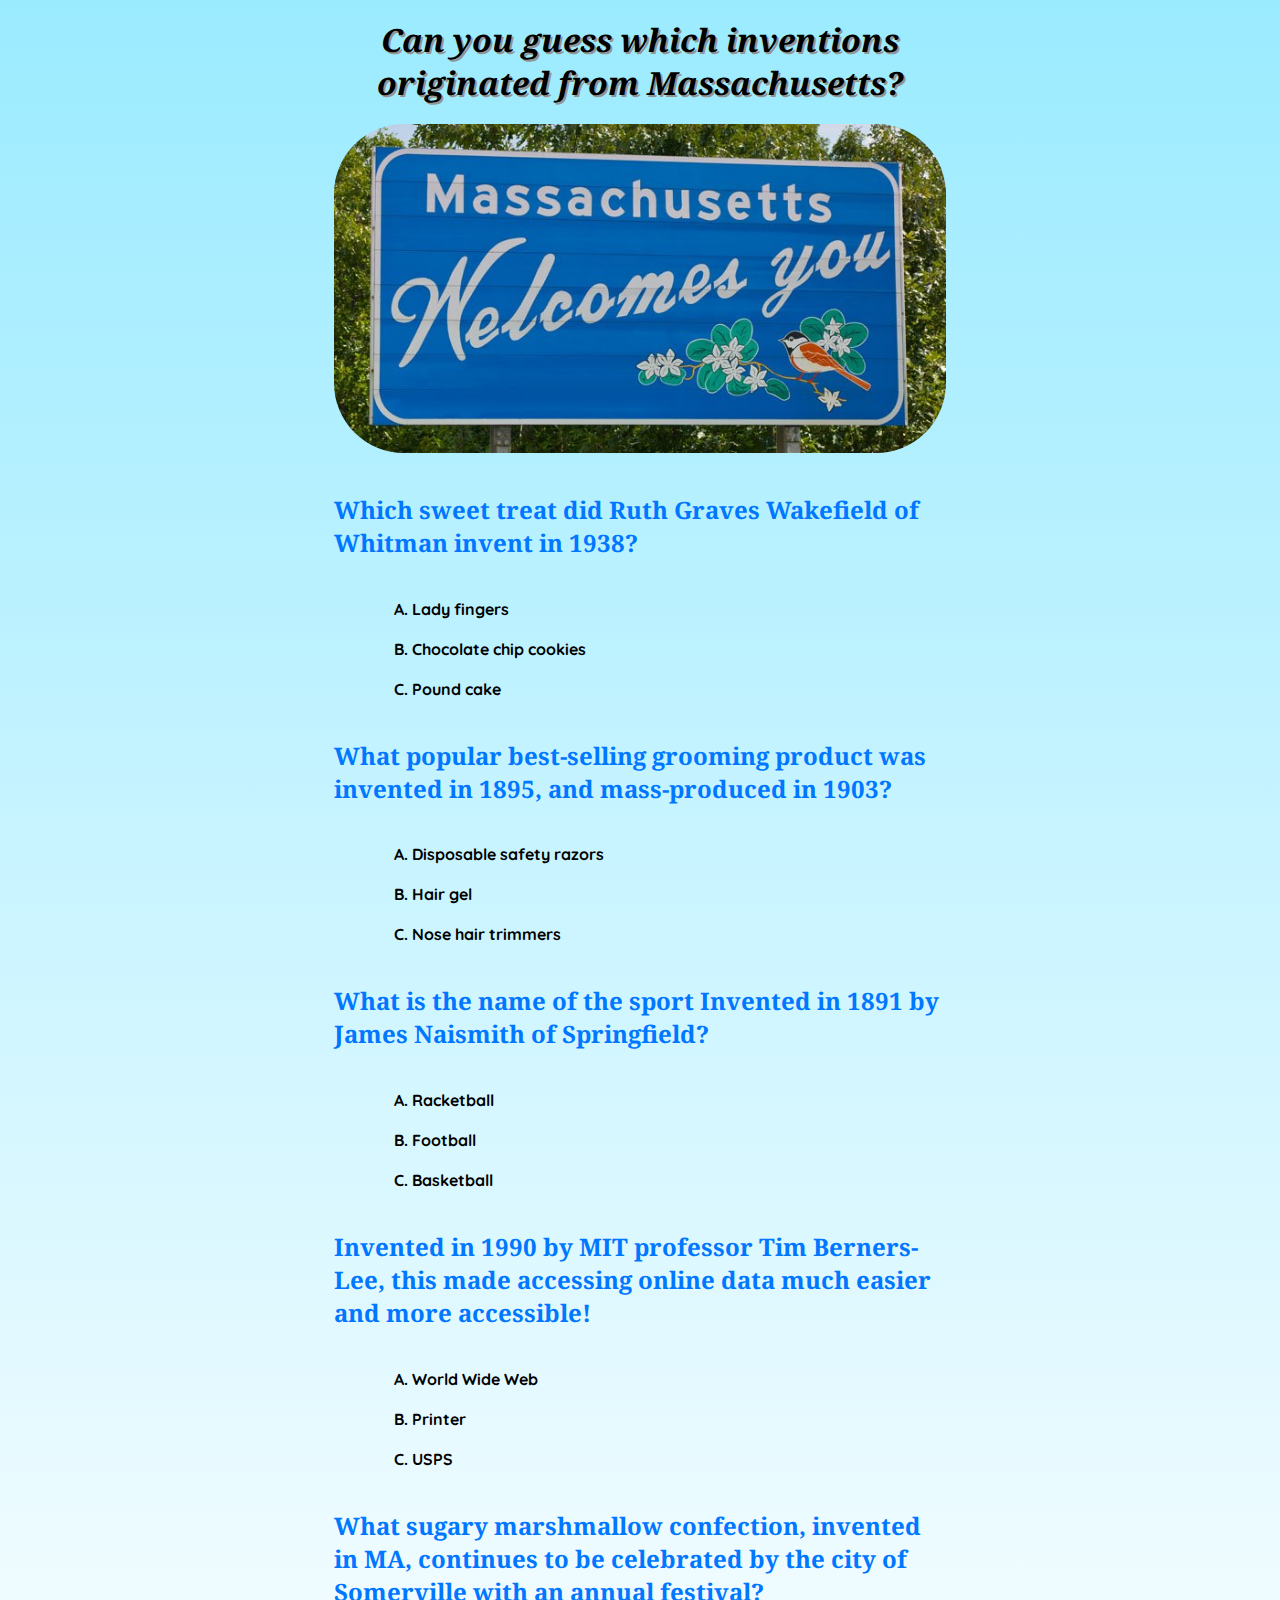
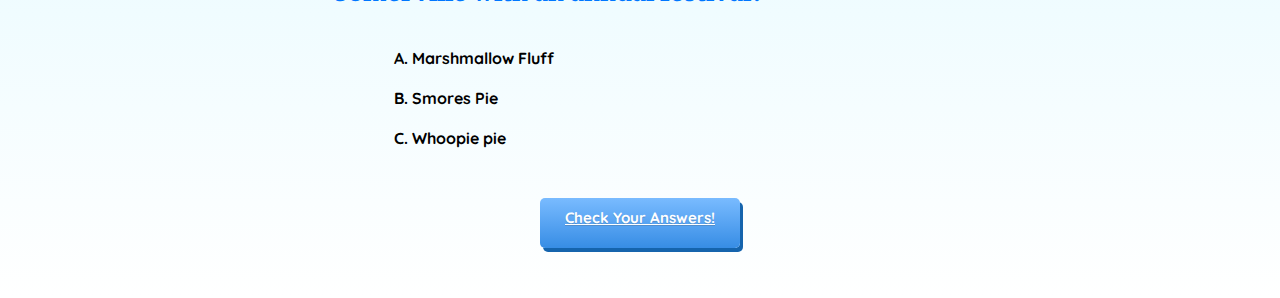
<file: index.html>
<!DOCTYPE html>
<html lang="en">
  <head>
    <meta charset="UTF-8" />
    <meta http-equiv="X-UA-Compatible" content="IE=edge" />
    <meta name="viewport" content="width=device-width, initial-scale=1.0" />
    <link rel="stylesheet" href="styles.css" />
    <link rel="preconnect" href="https://fonts.googleapis.com" />
    <link rel="preconnect" href="https://fonts.gstatic.com" crossorigin />
    <link
      href="https://fonts.googleapis.com/css2?family=Noto+Serif:ital,wght@0,400;1,700&display=swap"
      rel="stylesheet"
    />
    <link
      href="https://fonts.googleapis.com/css2?family=Quicksand:wght@300&display=swap"
      rel="stylesheet"
    />
    <title>Massachusetts Inventions Quiz!</title>
  </head>
  <body>
    <h1>Can you guess which inventions originated from Massachusetts?</h1>
    <img
      class="MA"
      src="./images/massachusettssign670x360.jpg"
      alt="Massachusetts state sign"
    />

    <h2>
      <p>
        Which sweet treat did Ruth Graves Wakefield of Whitman invent in 1938?
      </p>
    </h2>
    <ol>
      <ul>
        <li>A. Lady fingers</li>
        <li>B. Chocolate chip cookies</li>
        <li>C. Pound cake</li>
      </ul>
    </ol>
    <h2>
      <p>
        What popular best-selling grooming product was invented in 1895, and
        mass-produced in 1903?
      </p>
    </h2>
    <ol>
      <ul>
        <li>A. Disposable safety razors</li>
        <li>B. Hair gel</li>
        <li>C. Nose hair trimmers</li>
      </ul>
    </ol>
    <h2>
      <p>
        What is the name of the sport Invented in 1891 by James Naismith of
        Springfield?
      </p>
    </h2>
    <ol>
      <ul>
        <li>A. Racketball</li>
        <li>B. Football</li>
        <li>C. Basketball</li>
      </ul>
    </ol>
    <h2>
      <p>
        Invented in 1990 by MIT professor Tim Berners-Lee, this made accessing
        online data much easier and more accessible!
      </p>
    </h2>
    <ol>
      <ul>
        <li>A. World Wide Web</li>
        <li>B. Printer</li>
        <li>C. USPS</li>
      </ul>
    </ol>
    <h2>
      <p>
        What sugary marshmallow confection, invented in MA, continues to be
        celebrated by the city of Somerville with an annual festival?
      </p>
    </h2>
    <ol>
      <ul>
        <li>A. Marshmallow Fluff</li>
        <li>B. Smores Pie</li>
        <li>C. Whoopie pie</li>
      </ul>
    </ol>
    <a class="button-Quiz" href="./answers.html">Check Your Answers!</a>
  </body>
</html>
</file>
<file: styles.css>
/*added a little CSS for fun & practice*/
* {
  box-sizing: border-box;
}
body {
  background-image: linear-gradient(rgb(155, 235, 255), white);
}
/*Centering text elements on the page*/
p,
li,
h1,
.learn-more {
  display: block;
  margin: auto;
  width: 50%;
  padding: 10px;
  /*border: 3px solid green;*/
}
.learn-more {
  margin-bottom: 40px;
  font-weight: bold;
}
/*Color*/
h2 {
  color: rgb(0, 119, 255);
}

.answer {
  color: crimson;
  text-decoration: underline;
}
/*Centering images*/
.MA {
  border-radius: 5rem;
  display: block;
  margin: auto;
  width: 50%;
  padding: 10px;
}
.answer-img {
  display: block;
  margin-left: auto;
  margin-right: auto;
  margin-bottom: 80px;
  margin-top: 40px;
}

/*Fonts - Noto Serif, Quicksand */
h1 {
  font-family: "Noto Serif", serif;
  font-style: italic;
  color: #000000;
  text-shadow: #949494 1.5px 1.5px 0;
  text-align: center;
}

h2 {
  font-family: "Noto Serif", serif;
}

li,
.answer {
  font-family: "Quicksand", sans-serif;
  font-weight: 700;
}

/*Buttons*/

.buttonClass {
  text-align: center;
  display: block;
  margin: auto;
  font-size: 15px;
  font-family: Quicksand;
  width: 200px;
  height: 50px;
  border-width: 1px;
  margin-bottom: 50px;
  padding: 10px;
  color: #fff;
  border-color: #1e5a96;
  font-weight: bold;
  border-top-left-radius: 6px;
  border-top-right-radius: 6px;
  border-bottom-left-radius: 6px;
  border-bottom-right-radius: 6px;
  box-shadow: inset 0px 1px 0px 0px #bbdaf7;
  text-shadow: inset 0px 1px 0px #528ecc;
  background: linear-gradient(#79bbff, #378de5);
}

.buttonClass:hover {
  background: linear-gradient(#378de5, #79bbff);
}

.button-Quiz {
  text-align: center;
  display: block;
  margin: auto;
  font-size: 15px;
  font-family: Quicksand;
  width: 200px;
  height: 50px;
  padding: 10px;
  border-width: 1px;
  margin-bottom: 50px;
  margin-top: 40px;
  color: #fff;
  border-color: #337bc4;
  font-weight: bold;
  border-top-left-radius: 5px;
  border-top-right-radius: 5px;
  border-bottom-left-radius: 5px;
  border-bottom-right-radius: 5px;
  box-shadow: 3px 4px 0px 0px #1564ad;
  text-shadow: 0px 1px 0px #528ecc;
  background: linear-gradient(#79bbff, #378de5);
}

.button-Quiz:hover {
  background: linear-gradient(#378de5, #79bbff);
}
</file>
